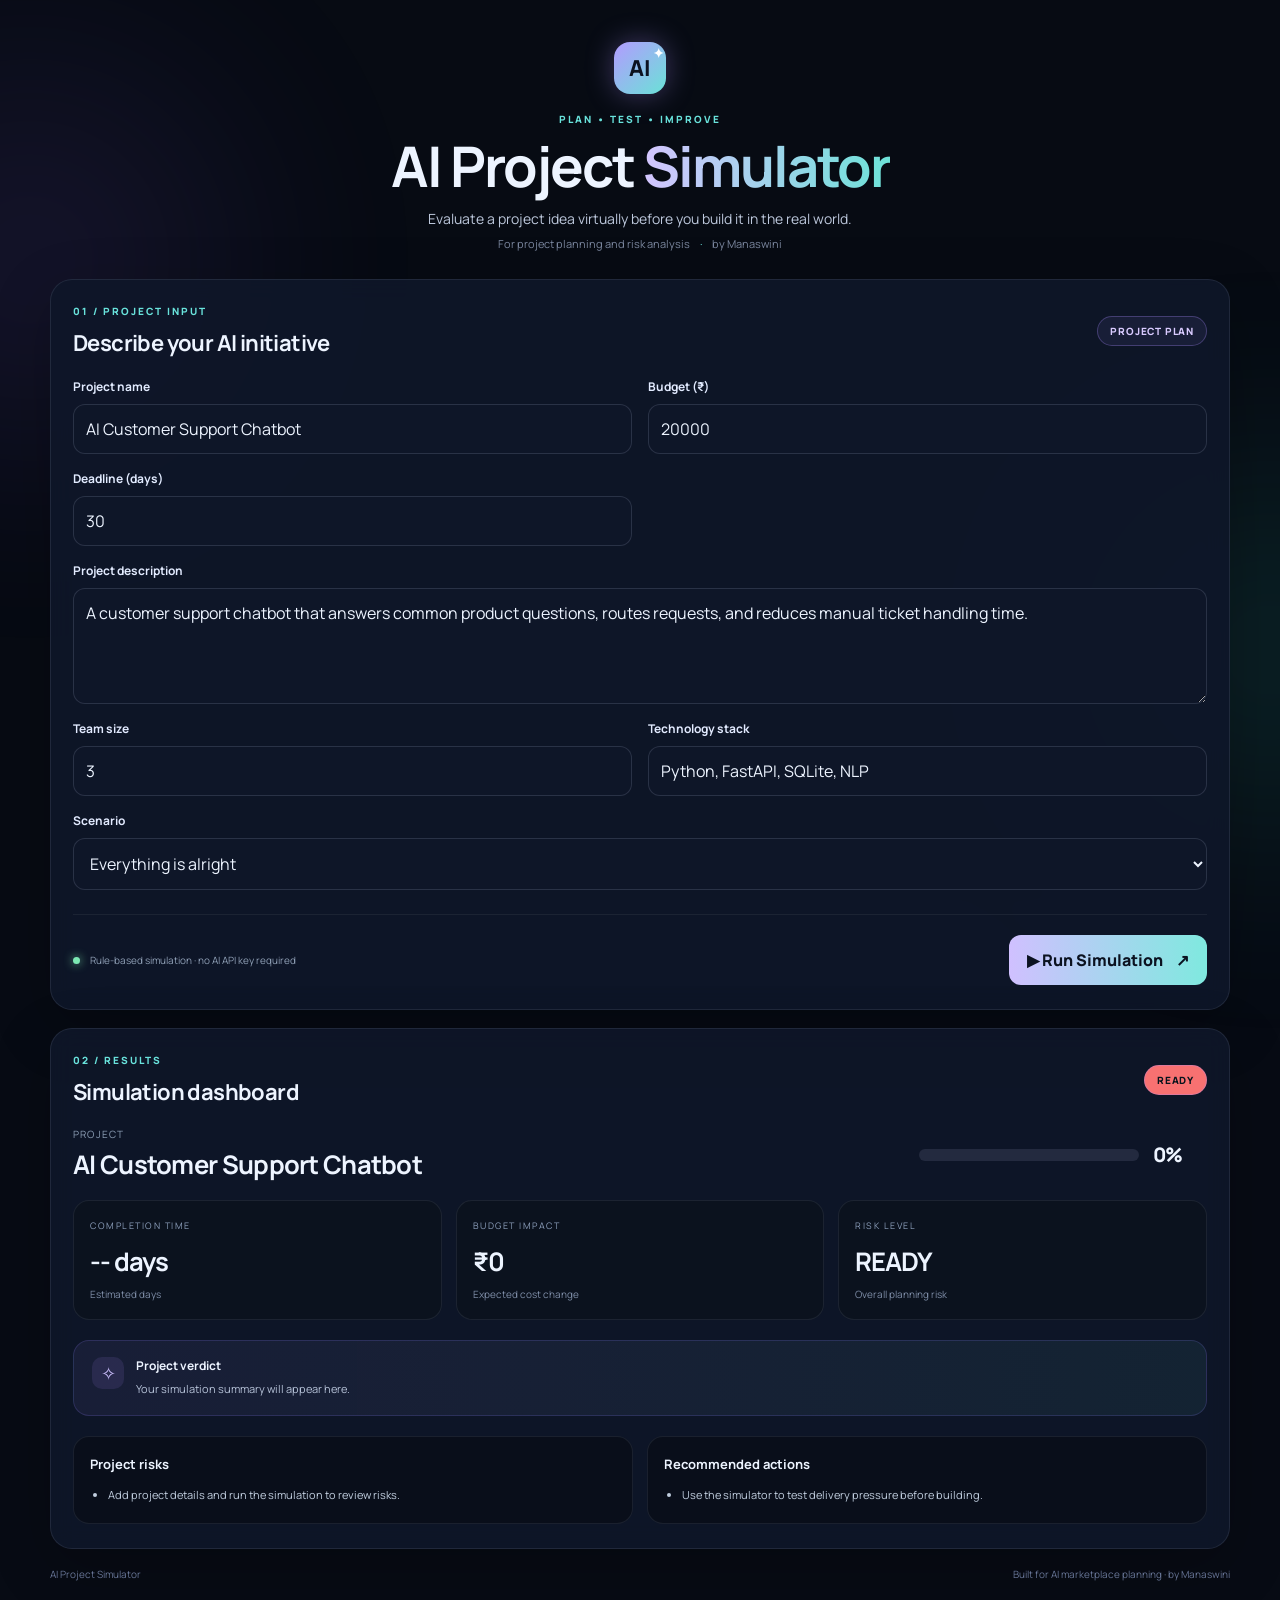
<file: frontend/project-simulator/index.html>
<!DOCTYPE html>
<html lang="en">
<head>
    <meta charset="UTF-8">
    <meta name="viewport" content="width=device-width, initial-scale=1.0">
    <title>AI Project Simulator</title>
    <link rel="stylesheet" href="style.css">
</head>
<body>
    <div class="page-glow glow-one"></div>
    <div class="page-glow glow-two"></div>

    <main class="container">
        <header class="hero">
            <div class="brand-mark">AI<span>✦</span></div>
            <p class="eyebrow">PLAN • TEST • IMPROVE</p>
            <h1>AI Project <span>Simulator</span></h1>
            <p class="hero-copy">Evaluate a project idea virtually before you build it in the real world.</p>
            <div class="byline">For project planning and risk analysis <span>·</span> by Manaswini</div>
        </header>

        <section class="panel setup-panel">
            <div class="section-heading">
                <div>
                    <p class="eyebrow">01 / PROJECT INPUT</p>
                    <h2>Describe your AI initiative</h2>
                </div>
                <span class="step-pill">Project plan</span>
            </div>

            <form id="projectForm">
                <div class="form-grid">
                    <label class="field">
                        <span>Project name</span>
                        <input id="projectName" type="text" value="AI Customer Support Chatbot" placeholder="AI Customer Support Chatbot">
                    </label>
                    <label class="field">
                        <span>Budget (₹)</span>
                        <input id="budget" type="number" value="20000" min="5000" step="1000">
                    </label>
                    <label class="field">
                        <span>Deadline (days)</span>
                        <input id="deadlineDays" type="number" value="30" min="7" max="180">
                    </label>
                    <label class="field field-wide">
                        <span>Project description</span>
                        <textarea id="projectDescription" rows="4">A customer support chatbot that answers common product questions, routes requests, and reduces manual ticket handling time.</textarea>
                    </label>
                    <label class="field">
                        <span>Team size</span>
                        <input id="teamSize" type="number" value="3" min="1" max="20">
                    </label>
                    <label class="field">
                        <span>Technology stack</span>
                        <input id="technologyStack" type="text" value="Python, FastAPI, SQLite, NLP" placeholder="Python, FastAPI, SQLite, NLP">
                    </label>
                    <label class="field field-wide">
                        <span>Scenario</span>
                        <select id="scenario">
                            <option value="Everything is alright">Everything is alright</option>
                            <option value="One developer becomes unavailable">One developer becomes unavailable</option>
                            <option value="Budget is reduced by 25%">Budget is reduced by 25%</option>
                            <option value="Delivery deadline is shortened">Delivery deadline is shortened</option>
                            <option value="Team size is reduced by 2 people">Team size is reduced by 2 people</option>
                        </select>
                    </label>
                </div>

                <div class="setup-footer">
                    <span class="privacy-note"><span class="status-dot"></span> Rule-based simulation · no AI API key required</span>
                    <button id="simulateButton" class="primary-button" type="submit">
                        <span>▶</span> Run Simulation <span class="button-arrow">↗</span>
                    </button>
                </div>
            </form>
        </section>

        <section class="panel results-panel" id="resultsSection">
            <div class="section-heading">
                <div>
                    <p class="eyebrow">02 / RESULTS</p>
                    <h2>Simulation dashboard</h2>
                </div>
                <span class="completed-pill" id="riskBadge">READY</span>
            </div>

            <div class="headline-row">
                <div>
                    <p class="result-label">Project</p>
                    <h3 id="projectSummaryName">AI Customer Support Chatbot</h3>
                </div>
                <div class="readiness-wrap">
                    <div class="readiness-track">
                        <div id="readinessBar" class="readiness-bar" style="width: 0%"></div>
                    </div>
                    <div class="readiness-score" id="readinessScore">--</div>
                </div>
            </div>

            <div class="metrics-grid">
                <article class="metric-card">
                    <p class="metric-label">COMPLETION TIME</p>
                    <strong id="completionTime" class="big-metric">--</strong>
                    <p class="metric-foot">Estimated days</p>
                </article>
                <article class="metric-card">
                    <p class="metric-label">BUDGET IMPACT</p>
                    <strong id="budgetImpact" class="big-metric">--</strong>
                    <p class="metric-foot">Expected cost change</p>
                </article>
                <article class="metric-card">
                    <p class="metric-label">RISK LEVEL</p>
                    <strong id="riskLevel" class="big-metric">--</strong>
                    <p class="metric-foot">Overall planning risk</p>
                </article>
            </div>

            <div class="summary-box">
                <div class="summary-icon">✧</div>
                <div>
                    <strong>Project verdict</strong>
                    <p id="summaryText">Your simulation summary will appear here.</p>
                </div>
            </div>

            <div class="info-grid">
                <div class="info-card">
                    <h4>Project risks</h4>
                    <ul id="riskList"></ul>
                </div>
                <div class="info-card">
                    <h4>Recommended actions</h4>
                    <ul id="recommendationList"></ul>
                </div>
            </div>
        </section>

        <footer class="footer"><span>AI Project Simulator</span><span>Built for AI marketplace planning · by Manaswini</span></footer>
    </main>

    <script src="script.js"></script>
</body>
</html>
</file>
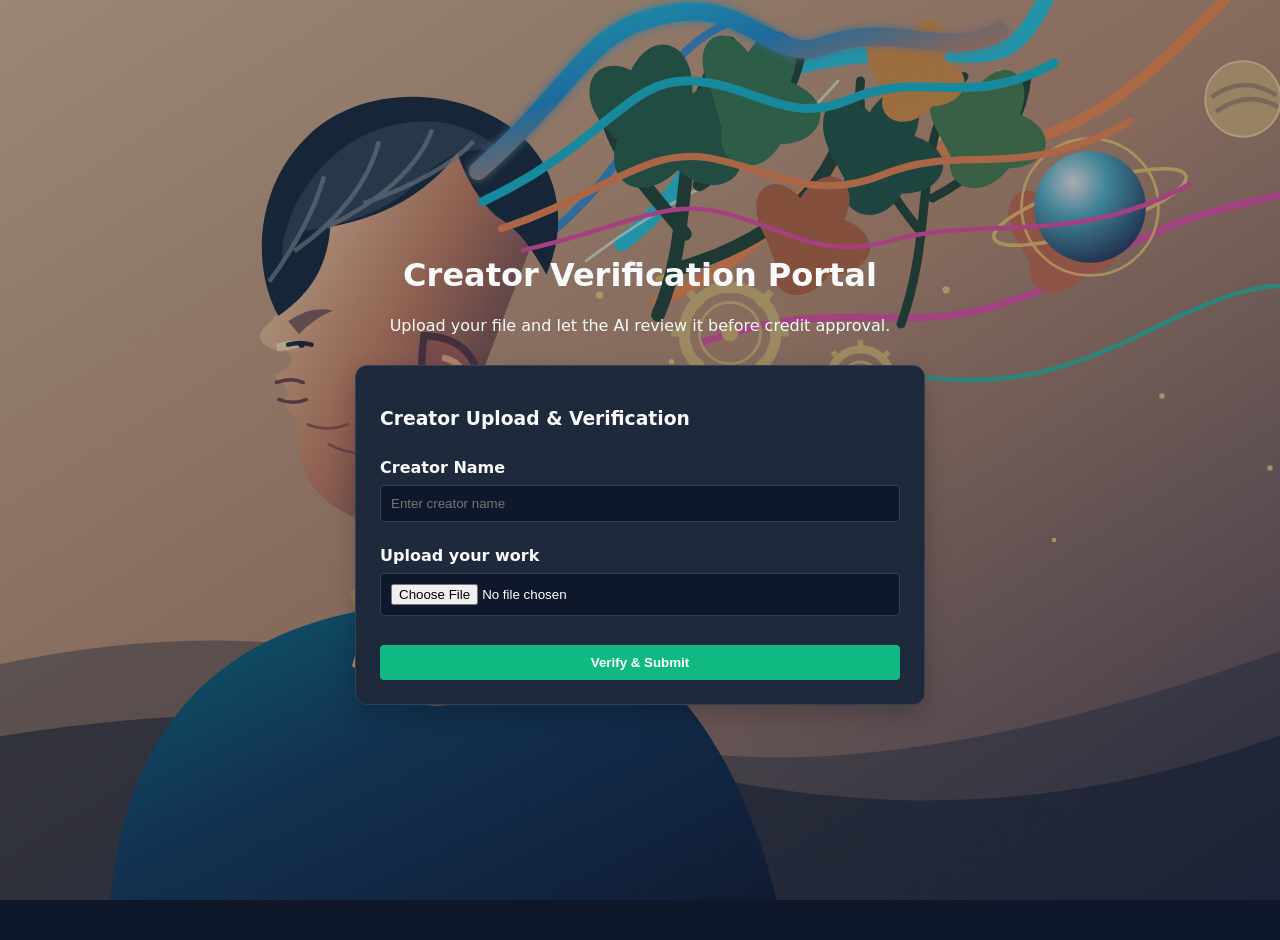
<file: frontend/inedex.html>
<!DOCTYPE html>
<html lang="en">
<head>
    <meta charset="UTF-8">
    <meta name="viewport" content="width=device-width, initial-scale=1.0">
    <title>Creator Verification Portal</title>
    <link rel="stylesheet" href="style.css">
</head>
<body>
    <div class="container">
        <header>
            <h1>Creator Verification Portal</h1>
            <p>Upload your file and let the AI review it before credit approval.</p>
        </header>

        <main class="grid">
            <section class="card creator-section">
                <h3>Creator Upload & Verification</h3>

                <form id="creator-form">
                    <label for="creator-name">Creator Name</label>
                    <input type="text" id="creator-name" name="creator_name" placeholder="Enter creator name" required>

                    <label for="creator-file">Upload your work</label>
                    <input type="file" id="creator-file" name="file" accept="image/*,video/*,.pdf,.doc,.docx,.txt,.zip" required>

                    <button type="submit" class="btn-eval">Verify & Submit</button>
                </form>

                <div id="creator-result" class="results-box hidden">
                    <h4>Verification: <span id="creator-status"></span></h4>
                    <p>AI Score: <strong id="creator-score">0</strong> / 100</p>
                    <ul id="creator-feedback"></ul>
                </div>

                <div id="creator-dashboard" class="dashboard hidden">
                    <h4>Creator Dashboard</h4>
                    <p>Welcome, <strong id="dashboard-name">Creator</strong>!</p>
                    <p>Your content passed the verification threshold and is now available in your dashboard.</p>
                </div>
            </section>

        </main>
    </div>
    <script src="app.js"></script>
</body>
</html>
</file>
<file: frontend/project-simulator/style.css>
@import url('https://fonts.googleapis.com/css2?family=Manrope:wght@400;500;600;700;800&family=DM+Mono:wght@400;500&display=swap');

:root {
    --bg: #070b14;
    --panel: rgba(15, 23, 42, 0.9);
    --panel-border: rgba(148, 163, 184, 0.14);
    --text: #edf4ff;
    --muted: #8fa0b6;
    --cyan: #69e3dc;
    --purple: #a78bfa;
    --green: #7ce9b3;
    --yellow: #f6c76b;
    --red: #f87171;
    --shadow: rgba(14, 18, 28, 0.7);
}

* {
    box-sizing: border-box;
}

html { scroll-behavior: smooth; }

body {
    margin: 0;
    min-height: 100vh;
    font-family: 'Manrope', sans-serif;
    color: var(--text);
    background-color: var(--bg);
    background-image:
        linear-gradient(135deg, rgba(7, 11, 20, 0.72), rgba(7, 11, 20, 0.82)),
        url('https://images.unsplash.com/photo-1522202176988-66273c2fd55f?auto=format&fit=crop&w=1600&q=80');
    background-size: cover;
    background-position: center;
    background-attachment: fixed;
    position: relative;
}

body::before {
    content: "";
    position: fixed;
    inset: 0;
    background: rgba(7, 11, 20, 0.18);
    pointer-events: none;
    z-index: 0;
}

.container,
.hero,
.panel,
.footer {
    position: relative;
    z-index: 1;
}

.page-glow {
    position: fixed;
    width: 380px;
    height: 380px;
    border-radius: 50%;
    filter: blur(120px);
    opacity: 0.12;
    pointer-events: none;
}

.glow-one { left: -160px; top: 70px; background: #8b5cf6; }
.glow-two { right: -180px; bottom: 60px; background: #2dd4bf; }

.container {
    position: relative;
    width: min(1180px, calc(100% - 32px));
    margin: 0 auto;
    padding: 30px 0 24px;
}

.hero {
    text-align: center;
    padding: 12px 0 28px;
}

.brand-mark {
    position: relative;
    width: 52px;
    height: 52px;
    display: grid;
    place-items: center;
    margin: 0 auto 18px;
    border-radius: 16px;
    font-size: 22px;
    font-weight: 800;
    color: #0c1220;
    background: linear-gradient(135deg, #b39bff, #6ae2d7);
    box-shadow: 0 0 28px rgba(167, 139, 250, 0.35);
}

.brand-mark span {
    position: absolute;
    transform: translate(18px, -15px);
    color: #ffffff;
    font-size: 13px;
}

.eyebrow {
    margin: 0 0 10px;
    color: var(--cyan);
    font-size: 10px;
    letter-spacing: 2px;
    font-weight: 800;
    text-transform: uppercase;
}

.hero h1 {
    margin: 0;
    font-size: clamp(34px, 5vw, 56px);
    line-height: 1.06;
    letter-spacing: -2px;
}

.hero h1 span {
    background: linear-gradient(90deg, #d4c5ff, #6de2d8);
    -webkit-background-clip: text;
    background-clip: text;
    color: transparent;
}

.hero-copy {
    margin: 14px auto 8px;
    max-width: 640px;
    color: #bdc8dc;
    font-size: 14px;
}

.byline {
    color: #7b879f;
    font-size: 11px;
}

.byline span {
    padding: 0 8px;
    color: var(--cyan);
}

.panel {
    background: var(--panel);
    border: 1px solid var(--panel-border);
    border-radius: 22px;
    padding: 24px 22px;
    box-shadow: 0 18px 60px rgba(0, 0, 0, 0.22);
    backdrop-filter: blur(12px);
}

.setup-panel {
    margin-bottom: 18px;
}

.section-heading {
    display: flex;
    justify-content: space-between;
    align-items: center;
    gap: 16px;
    margin-bottom: 20px;
}

.section-heading h2 {
    margin: 0;
    font-size: 22px;
    letter-spacing: -0.6px;
}

.step-pill, .completed-pill {
    border: 1px solid rgba(167, 139, 250, 0.3);
    background: rgba(167, 139, 250, 0.08);
    color: #d9cbff;
    padding: 7px 12px;
    border-radius: 999px;
    font-weight: 800;
    font-size: 10px;
    letter-spacing: 0.8px;
    text-transform: uppercase;
}

.form-grid {
    display: grid;
    grid-template-columns: repeat(2, minmax(0, 1fr));
    gap: 16px;
}

.field {
    display: flex;
    flex-direction: column;
    gap: 9px;
}

.field-wide {
    grid-column: 1 / -1;
}

.field span {
    color: #e2ebff;
    font-size: 12px;
    font-weight: 700;
}

.field input,
.field textarea,
.field select {
    width: 100%;
    border: 1px solid rgba(148, 163, 184, 0.2);
    border-radius: 12px;
    background: rgba(15, 23, 42, 0.9);
    color: var(--text);
    padding: 13px 12px;
    font: inherit;
    resize: vertical;
    outline: none;
    transition: border-color 0.2s ease, box-shadow 0.2s ease;
}

.field input:focus,
.field textarea:focus,
.field select:focus {
    border-color: rgba(167, 139, 250, 0.65);
    box-shadow: 0 0 0 3px rgba(167, 139, 250, 0.12);
}

.field textarea {
    min-height: 110px;
}

.setup-footer {
    display: flex;
    justify-content: space-between;
    align-items: center;
    gap: 16px;
    margin-top: 24px;
    padding-top: 20px;
    border-top: 1px solid rgba(255, 255, 255, 0.06);
}

.privacy-note {
    color: #8fa0b6;
    font-size: 10px;
}

.status-dot {
    display: inline-block;
    width: 7px;
    height: 7px;
    margin-right: 8px;
    border-radius: 50%;
    background: var(--green);
    box-shadow: 0 0 10px rgba(124, 233, 179, 0.9);
}

.primary-button {
    border: 0;
    border-radius: 12px;
    padding: 14px 18px;
    background: linear-gradient(90deg, #d0c0ff, #7fe9df);
    color: #0b1220;
    font: inherit;
    font-weight: 800;
    cursor: pointer;
    transition: transform 0.18s ease, filter 0.18s ease;
}

.primary-button:hover { transform: translateY(-1px); filter: brightness(1.04); }
.primary-button:disabled { opacity: 0.72; cursor: wait; transform: none; }

.button-arrow { margin-left: 10px; }

.results-panel {
    margin-top: 18px;
}

.headline-row {
    display: flex;
    justify-content: space-between;
    align-items: center;
    gap: 18px;
    margin-bottom: 18px;
}

.result-label {
    margin: 0 0 6px;
    color: #8da0b7;
    font-size: 10px;
    letter-spacing: 1.2px;
    text-transform: uppercase;
}

.headline-row h3 {
    margin: 0;
    font-size: clamp(22px, 2vw, 30px);
    letter-spacing: -0.7px;
}

.readiness-wrap {
    display: flex;
    align-items: center;
    gap: 14px;
    min-width: min(100%, 260px);
}

.readiness-track {
    position: relative;
    width: min(220px, 42vw);
    height: 12px;
    border-radius: 999px;
    background: rgba(99, 110, 137, 0.25);
    overflow: hidden;
}

.readiness-bar {
    height: 100%;
    border-radius: inherit;
    background: linear-gradient(90deg, #6ae2d7, #a78bfa);
    transition: width 0.35s ease;
}

.readiness-score {
    min-width: 54px;
    font-size: 20px;
    font-weight: 800;
    letter-spacing: -0.7px;
}

.metrics-grid {
    display: grid;
    grid-template-columns: repeat(3, minmax(0, 1fr));
    gap: 14px;
    margin-top: 18px;
}

.metric-card {
    padding: 18px 16px;
    border-radius: 16px;
    border: 1px solid rgba(148, 163, 184, 0.12);
    background: rgba(12, 18, 30, 0.95);
}

.metric-label {
    margin: 0 0 12px;
    color: #8ea0bd;
    font-size: 9px;
    letter-spacing: 1.5px;
    text-transform: uppercase;
}

.big-metric {
    display: block;
    font-size: clamp(22px, 2vw, 32px);
    letter-spacing: -1px;
}

.metric-foot {
    margin: 8px 0 0;
    color: #7f8ea8;
    font-size: 10px;
}

.summary-box {
    display: flex;
    align-items: flex-start;
    gap: 12px;
    margin-top: 20px;
    padding: 16px 18px;
    border-radius: 16px;
    border: 1px solid rgba(138, 127, 255, 0.18);
    background: linear-gradient(90deg, rgba(167, 139, 250, 0.08), rgba(105, 227, 220, 0.07));
}

.summary-icon {
    display: grid;
    place-items: center;
    width: 32px;
    height: 32px;
    border-radius: 10px;
    background: rgba(167, 139, 250, 0.12);
    color: #cec0ff;
    font-size: 18px;
}

.summary-box strong {
    display: block;
    margin-bottom: 6px;
    font-size: 12px;
}

.summary-box p {
    margin: 0;
    color: #b6c3d8;
    line-height: 1.7;
    font-size: 11px;
}

.info-grid {
    display: grid;
    grid-template-columns: repeat(2, minmax(0, 1fr));
    gap: 14px;
    margin-top: 20px;
}

.info-card {
    padding: 18px 16px;
    border: 1px solid rgba(148, 163, 184, 0.12);
    border-radius: 16px;
    background: rgba(9, 14, 24, 0.78);
}

.info-card h4 {
    margin: 0 0 12px;
    font-size: 13px;
}

.info-card ul {
    margin: 0;
    padding-left: 18px;
    color: #c1cedf;
    line-height: 1.8;
    font-size: 11px;
}

.footer {
    display: flex;
    justify-content: space-between;
    gap: 12px;
    padding-top: 18px;
    color: #677596;
    font-size: 10px;
}

@media (max-width: 740px) {
    .form-grid,
    .metrics-grid,
    .info-grid {
        grid-template-columns: 1fr;
    }

    .headline-row,
    .setup-footer,
    .footer {
        flex-direction: column;
        align-items: flex-start;
    }

    .readiness-wrap {
        width: 100%;
    }

    .readiness-track {
        width: 100%;
    }
}

@media (max-width: 520px) {
    .container {
        width: min(100% - 22px, 1180px);
        padding-top: 20px;
    }

    .panel {
        padding: 18px 16px;
        border-radius: 18px;
    }

    .hero {
        padding-bottom: 20px;
    }

    .section-heading {
        flex-direction: column;
        align-items: flex-start;
    }

    .primary-button {
        width: 100%;
    }
}
</file>
<file: frontend/style.css>
:root {
    --bg: #0f172a;
    --card: #1e293b;
    --text: #f8fafc;
    --primary: #3b82f6;
    --success: #10b981;
    --border: #334155;
}
body {
    background-color: var(--bg);
    background-image:
        linear-gradient(rgba(15, 23, 42, 0.30), rgba(15, 23, 42, 0.30)),
        url('./assets/ai-background.svg');
    background-size: cover;
    background-position: center center;
    background-repeat: no-repeat;
    background-attachment: fixed;
    color: var(--text);
    font-family: system-ui, sans-serif;
    margin: 0;
    padding: 20px;
    min-height: 100vh;
    display: flex;
    align-items: center;
    justify-content: center;
}
.container {
    width: min(100%, 700px);
    margin: 0 auto;
}
header { text-align: center; margin-bottom: 30px; }
.grid {
    display: grid;
    place-items: center;
}
.card {
    width: min(100%, 520px);
    background: var(--card);
    border: 1px solid var(--border);
    border-radius: 12px;
    padding: 24px;
    box-shadow: 0 10px 25px rgba(0,0,0,0.2);
}
.chat-window { height: 250px; overflow-y: auto; border: 1px solid var(--border); background: #0b1329; padding: 10px; border-radius: 6px; margin-bottom: 10px; }
.input-row, .checkbox-row { display: flex; gap: 10px; align-items: center; margin-top: 10px; }
input[type="text"], textarea { flex: 1; padding: 10px; background: #0f172a; border: 1px solid var(--border); color: #fff; border-radius: 4px; }
textarea { height: 80px; width: 100%; box-sizing: border-box; resize: none; margin-bottom: 15px; }
button { background: var(--primary); color: #fff; border: none; padding: 10px 20px; border-radius: 4px; cursor: pointer; }
.btn-eval { width: 100%; background: var(--success); font-weight: bold; margin-top: 15px; }
.results-box { margin-top: 20px; padding: 15px; background: #111827; border-left: 4px solid var(--primary); border-radius: 4px; }
.creator-section {
    display: flex;
    flex-direction: column;
    justify-content: center;
}
.creator-section input[type="text"],
.creator-section input[type="file"] {
    width: 100%;
    margin-top: 8px;
    margin-bottom: 14px;
    box-sizing: border-box;
    padding: 10px;
    background: #0f172a;
    border: 1px solid var(--border);
    color: #fff;
    border-radius: 4px;
}
.creator-section label {
    display: block;
    margin-top: 10px;
    font-weight: 600;
}
.dashboard {
    margin-top: 20px;
    padding: 18px;
    background: rgba(16, 185, 129, 0.12);
    border: 1px solid rgba(16, 185, 129, 0.4);
    border-radius: 8px;
}
.hidden { display: none; }
ul { padding-left: 20px; margin: 5px 0; }
</file>
